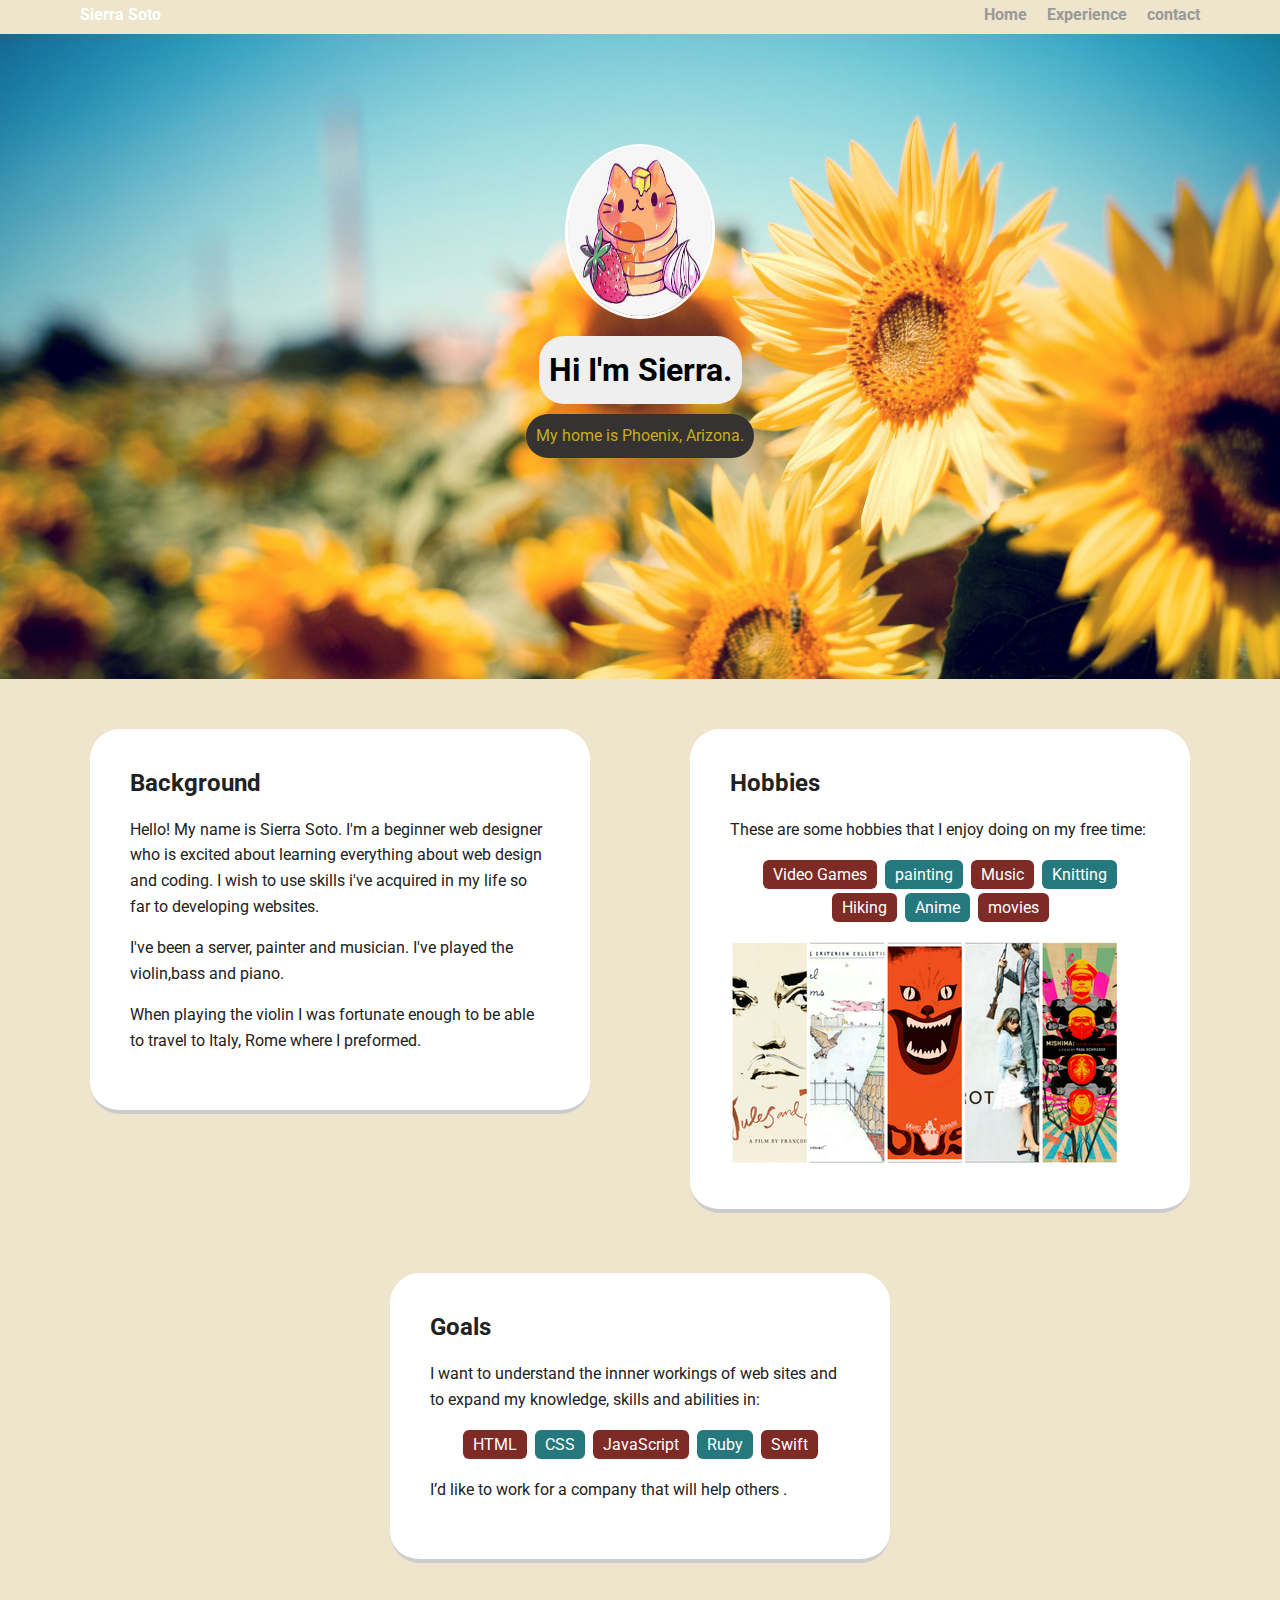
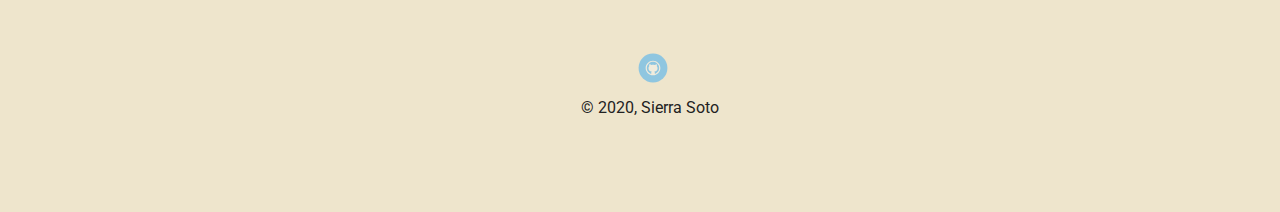
<file: index.html>
<!doctype html>       
<html lang="en">
<head>
  <meta charset="utf-8">
  <title>Siera Soto's Profile</title>
  <meta name="viewport" content="width=device-width, initial-scale=1.0">
  <link rel="stylesheet" href="styles.css">
  <link href="https://fonts.googleapis.com/css?family=Muli%7CRoboto:400,300,500,700,900" rel="stylesheet"></head>
  <body>

    <div class="main-nav">
        <ul class="nav">
          <li class="name">Sierra Soto</li>
          <li><a href="index.html">Home</a></li>
          <li><a href="experience.html">Experience</a></li>
          <li><a href="contact.html">contact</a></li>
        </ul>
    </div>

    <header>
      <img src="images/cat.jpeg" alt="Sierra" class="profile-image">
      <h1 class="tag name">Hi I'm Sierra.</h1>
      <p class="tag location">My home is Phoenix, Arizona.</p>
    </header>
<!-- My First Coding Project  -->
    <main class="flex">
      <div class="card">
      <section class= "section">
        <h2>Background</h2>
        <p>Hello! My name is Sierra Soto. I'm a beginner web designer who is excited about learning everything about web design and coding. I wish to use skills i've acquired in my life so far to developing websites.</p>
        <p>I've been a server, painter and musician. I've played the violin,bass and piano.</p>
        <p>When playing the violin I was fortunate enough to be able to travel to Italy, Rome where I preformed.</p>
        </section>
      </div>

      <section class="section">
        <h2>Hobbies</h2>
        <p>These are some hobbies that I enjoy doing on my free time:</p>
        <ul class="list-item">
          <li>Video Games</li>
          <li>painting</li>
          <li>Music</li>
          <li>Knitting</li>
          <li>Hiking</li>
          <li>Anime</li>
          <li>movies</li>
        </ul>
        <img src="images/movie.png" alt="movie posters" class="hobby-movies">  
      </section>
      <div class="card">
        <section class="section">
        <h2>Goals</h2>
        <p>I want to understand the innner workings of web sites and to expand my knowledge, skills and abilities in:</p>
        <ul class="list-item">
            <li>HTML</li>
            <li>CSS</li>
            <li>JavaScript</li>
            <li>Ruby</li>
            <li>Swift</li>
        </ul>
        <p>I’d like to work for a company that will help others .</p>
        </section>
      </div> 
    </main>
    <footer>
      <ul>
        <li><a href="https://github.com/Sage-tech" class="social github">Github</a></li>
      </ul>
      <p class="copyright">&copy; 2020, Sierra Soto</p>
    </footer>
  </body>
  </html>
</file>
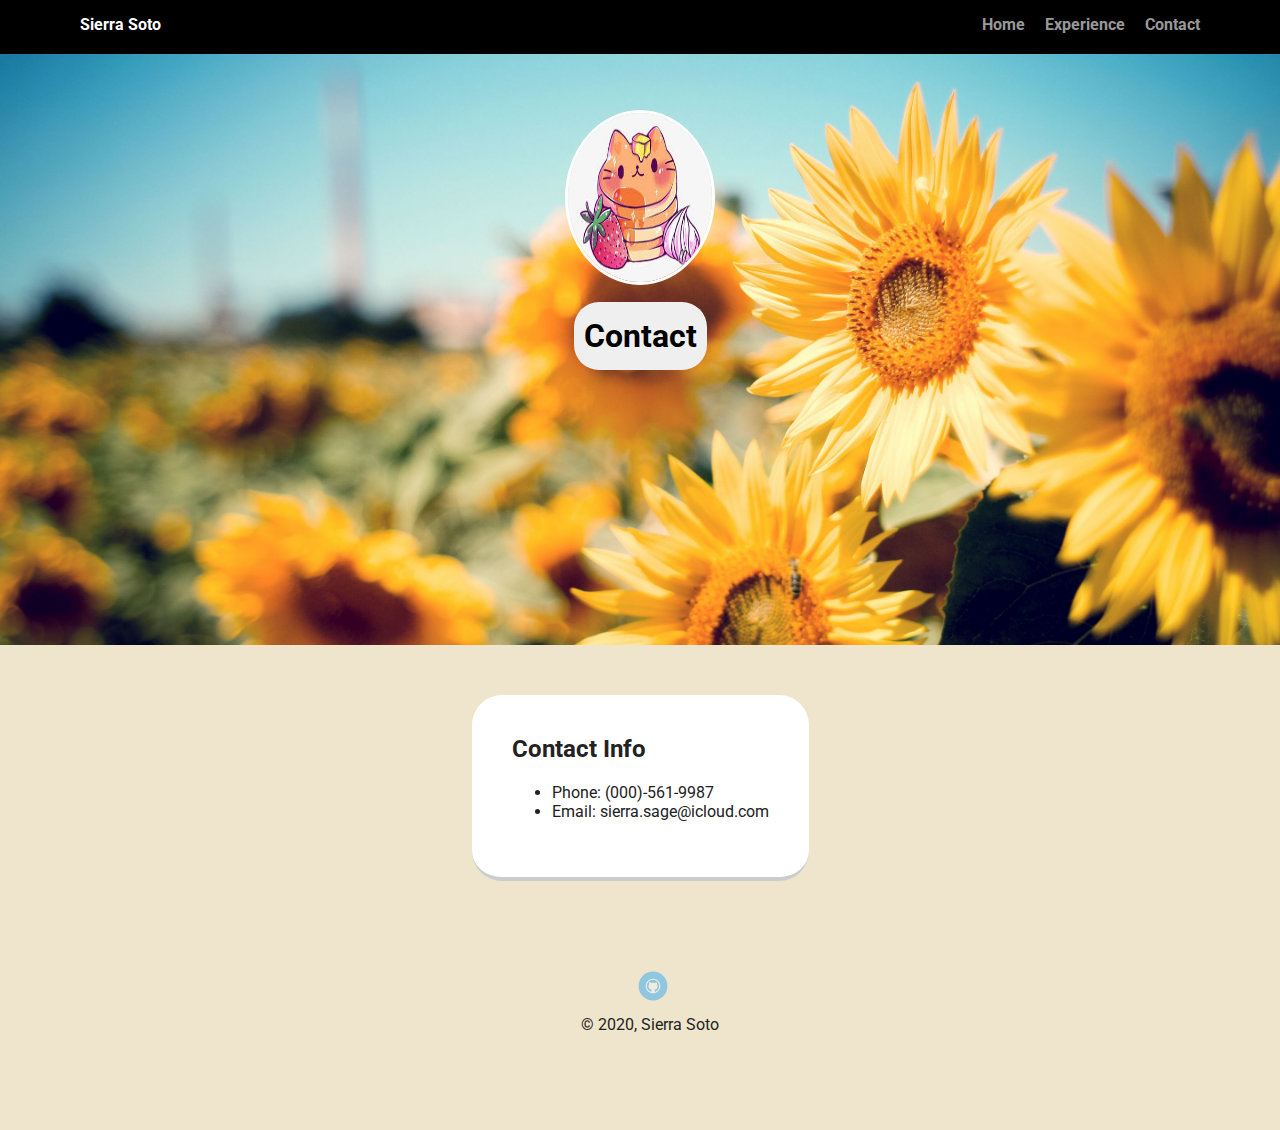
<file: contact.html>
<!doctype html>
<html lang="en">
<head>
  <meta charset="utf-8">
  <title>Sierra Soto's Profile</title>
  <meta name="viewport" content="width=device-width, initial-scale=1.0">
  <link rel="stylesheet" href="styles.css">
  <link href="https://fonts.googleapis.com/css?family=Muli%7CRoboto:400,300,500,700,900" rel="stylesheet"></head>
  <body>

    <nav class="navigation">
        <ul class="nav">
          <li class="name">Sierra Soto</li>
          <li><a href="index.html">Home</a></li>
          <li><a href="experience.html">Experience</a></li>
          <li><a href="contact.html">Contact</a></li>
        </ul>
      </nav>

    <header>
        <img src="images/cat.jpeg" alt="Sierra" class="profile-image">
      <h1 class="tag name">Contact</h1>
    </header>

    <main class="flex">
        <section class="section">
          <h2>Contact Info</h2>
            <ul>
                <li>Phone: (000)-561-9987</li>
                <li>Email: sierra.sage@icloud.com</li>
            </ul>
          </section>

    </main>
    <footer>
      <ul> 
        <li><a href="https://github.com/Sage-tech" class="social github">Github</a></li>
      </ul>
      <p class="copyright"> &copy; 2020, Sierra Soto</p>
    </footer>
  </body>
  </html>
</file>
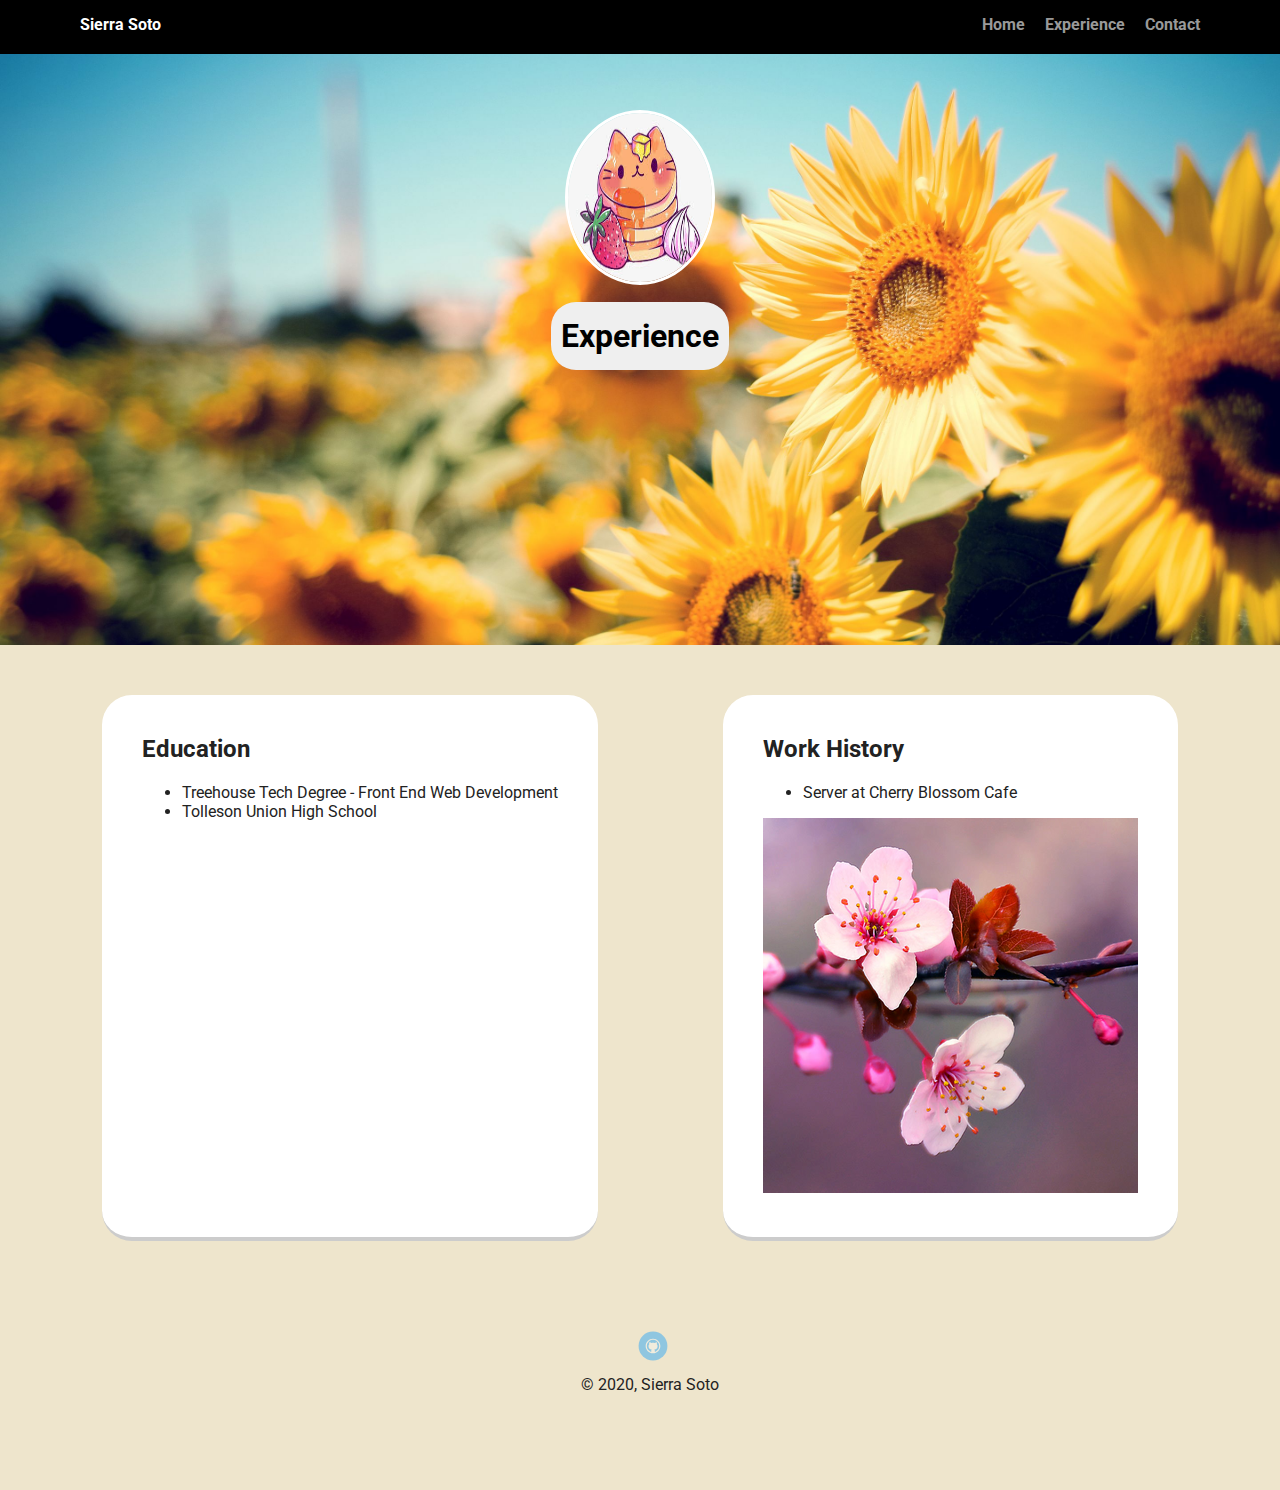
<file: experience.html>
<!doctype html>
<html lang="en">
<head>
  <meta charset="utf-8">
  <title>Sierra Soto's Profile</title>
  <meta name="viewport" content="width=device-width, initial-scale=1.0">
  <link rel="stylesheet" href="styles.css">
  <link href="https://fonts.googleapis.com/css?family=Muli%7CRoboto:400,300,500,700,900" rel="stylesheet"></head>
  <body>

    <nav class="navigation">
        <ul class="nav">
          <li class="name">Sierra Soto</li>
          <li><a href="index.html">Home</a></li>
          <li><a href="experience.html">Experience</a></li>
          <li><a href="contact.html">Contact</a></li>
        </ul>
      </nav>

    <header>
        <img src="images/cat.jpeg" alt="Sierra" class="profile-image">
      <h1 class="tag name">Experience</h1>
    </header>

    <main class="flex">
        <section class="section">
          <h2>Education</h2>
            <ul>
                <li>Treehouse Tech Degree - Front End Web Development</li>
                <li>Tolleson Union High School</li>
            </ul>
          </section>

        <section class="section">
          <h2>Work History</h2>
            <ul>
                <li>Server at Cherry Blossom Cafe</li>
            </ul>
                <img src="images/cherry.jpg.png" alt="cafe" class="job"> 
          </section>

    </main>
    <footer>
      <ul>
        <li><a href="https://github.com/Sage-tech" class="social github">Github</a></li>
      </ul>
      <p class="copyright"> &copy; 2020, Sierra Soto</p>
    </footer>
  </body>
  </html>
</file>
<file: styles.css>
/* Global Layout Set-up */
* { 
  box-sizing: border-box;
}
  
body {
  margin: 0;
  padding: 0;
  text-align: center;
  font-family: 'Roboto', sans-serif;
  color: #222;
  background: #eee5cc;
}
/* Link Styles */

a {
  text-decoration: none;
  color: #999;
}
a:hover {
  color: #6633ff;
}

/* Section Styles */

.navigation {
  width: 100%;
  background: black;
  min-height: 30px;
  padding: 10px;
  position: fixed;
  text-align: center;
}
.nav {
  display: flex;
  justify-content: space-around;
  font-weight: 700;
  list-style-type: none;
  margin: 0 auto;
  padding: 0;
}

.nav .name {
    display: block;
    margin-right: auto;
    color: white;
}
.nav li {
  padding: 5px 10px 10px 10px;
}
.nav a {
  transition: all .5s;
}
.nav a:hover {
  color: white
}

header {
  text-align: center;
  background: url('images/Flower.jpg') no-repeat top center;
  height:645px;
  background-size: cover;
  overflow: hidden;
  padding-top: 60px;
}
header {
  line-height: 1.5;
}
header .profile-image {
  margin-top: 50px;
  width: 150px;
  height: 175px;
  border-radius: 50%;
  border: 3px solid white;
  transition: all .5s;
}
header .profile-image:hover {
  transform: scale(1.2) rotateY(360deg);
}
.tag {
  background-color: #efefef;
  color: black;
  padding: 10px;
  border-radius: 25px;
  display: table;
  margin: 10px auto;
} 
.location {
  background-color: rgb(53, 50, 50);
  color: #C9AD1A;
}
.section {
  margin: 30px;
  padding: 20px 40px 40px;
  max-width: 500px;
  text-align: left;
  background: #fff;
  border-bottom: 4px solid #ccc;
  border-radius: 30px;
  transition: all .5s;
}
.section:hover {
  border-color: #ff99ff;
}

ul.list-item {
  padding: 0;
  text-align: center;
}

.list-item li {
  border-radius: 6px;
  display: inline-block;
  background:#25797E;
  color: white;
  padding: 5px 10px;
  margin: 2px;
}

.list-item li:nth-child(odd) {
  background: #7E2A25;
}

.list-item li:hover {
  transform: scale(1.2);
  transition: all .5s;
}

.hobby-Movies {
  text-align: center;
  width: 400px;
  height: 250px;
}

.hobby-Hiking{
  text-align: center;
  width: 400px;
  height: 300px;
}
footer {
  width: 100%;
  min-height: 30px;
  padding: 20px 0 40px 20px;
}

footer .copyright {
  top: -8px;
  font-size: .75em;
}

footer ul {
  list-style-type: none;
  margin: 0;
  padding: 0;
}

footer ul li {
  display: inline-block;
}

a.social {
  display: inline-block;
  text-indent: -9999px;
  margin-left: 5px;
  width: 30px;
  height: 30px;
  background-size: 30px 30px;
  opacity: .4;
  transition: all .5s;
}

a.github {
  background-image: url(images/github.svg);
}
a.social:hover {
  opacity: 1;
}
.clearfix {
  clear: both;
}

/* Styles for larger screens */
@media screen and (min-width: 720px) {
  
  .flex {
      display: -ms-flexbox;      /* TWEENER - IE 10 */
      display: flex; 
      max-width: 1200px;
      -ms-flex-pack: distribute;
      justify-content: space-around;
      margin: 0 auto;
      flex-wrap: wrap;
  }

  header {
    min-height: 470px;
  }

  .nav {
    max-width: 1200px;
    padding: 0 30px;
  }


  main {
    padding-top: 20px;
  }

  main p {
    line-height: 1.6em;
  }

  footer {
    font-size: 1.3em;
    max-width: 1200px;
    margin: 40px auto;
  }

}
</file>
